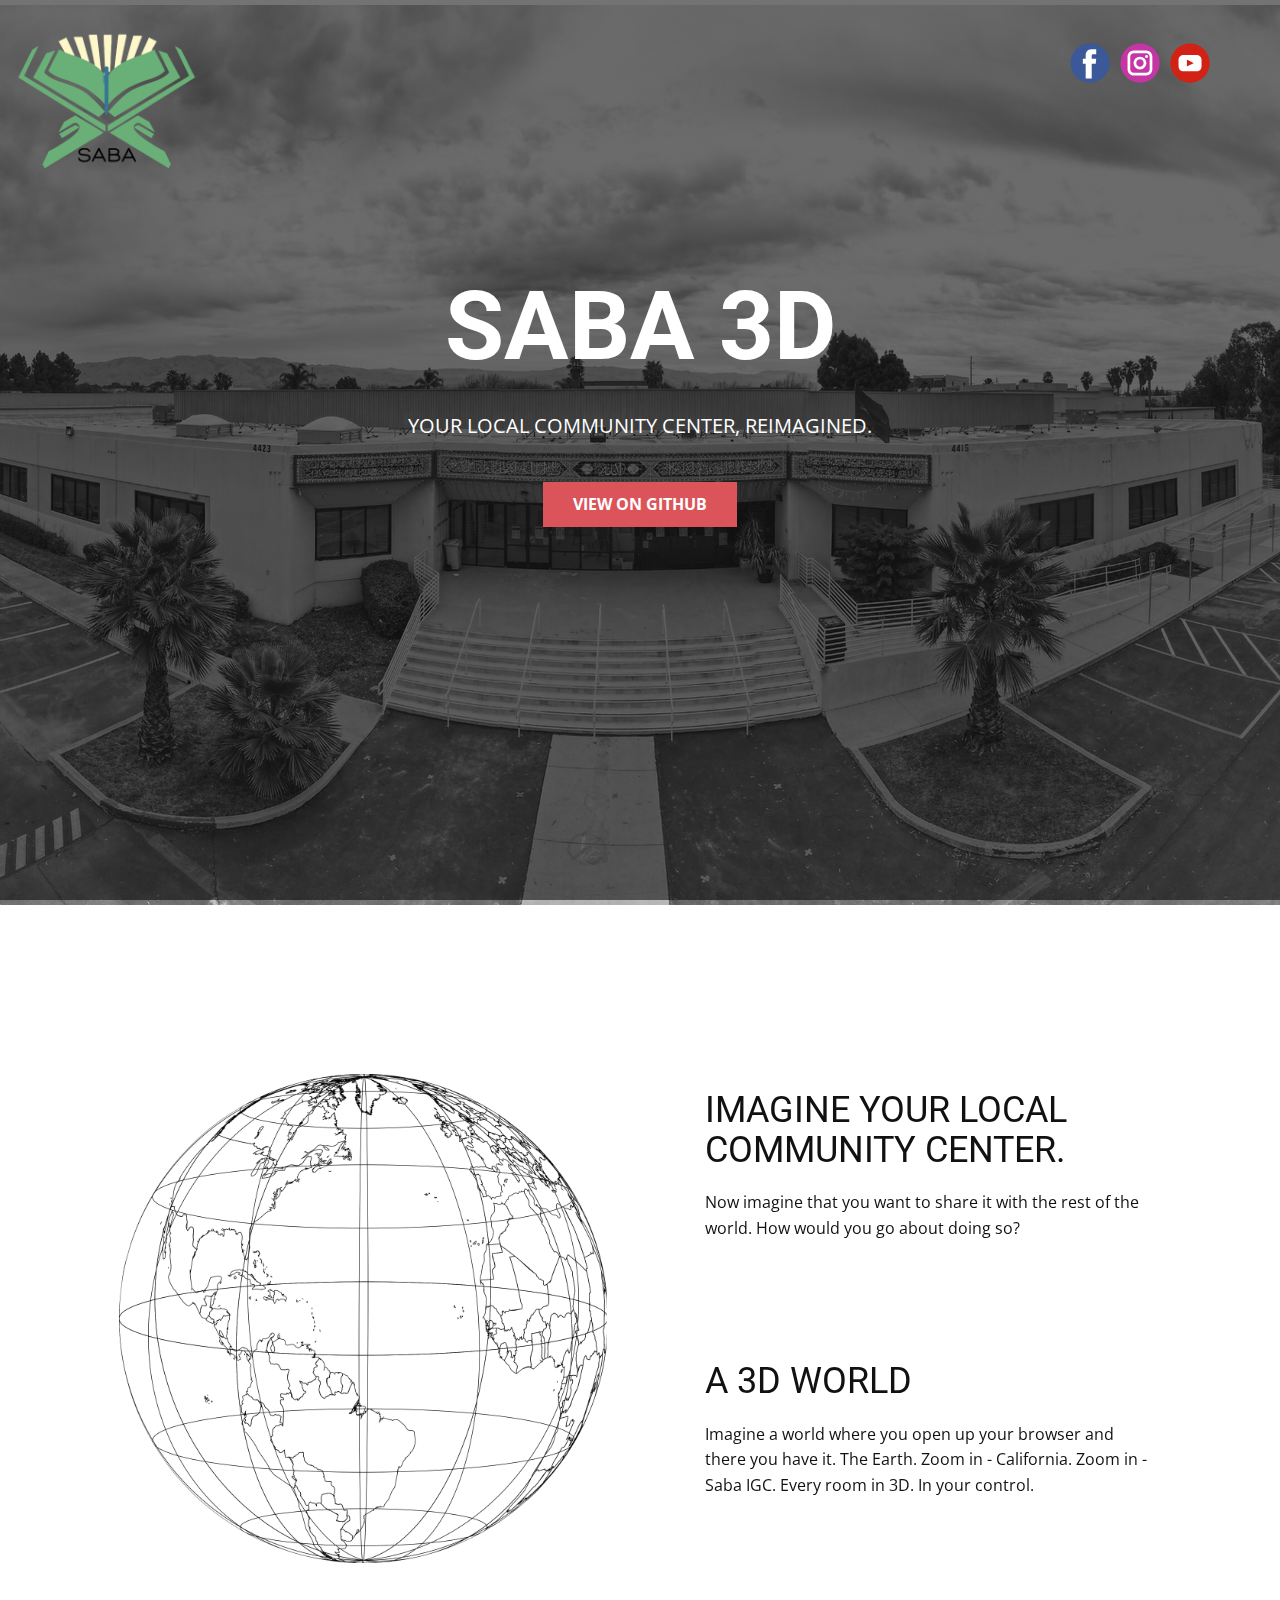
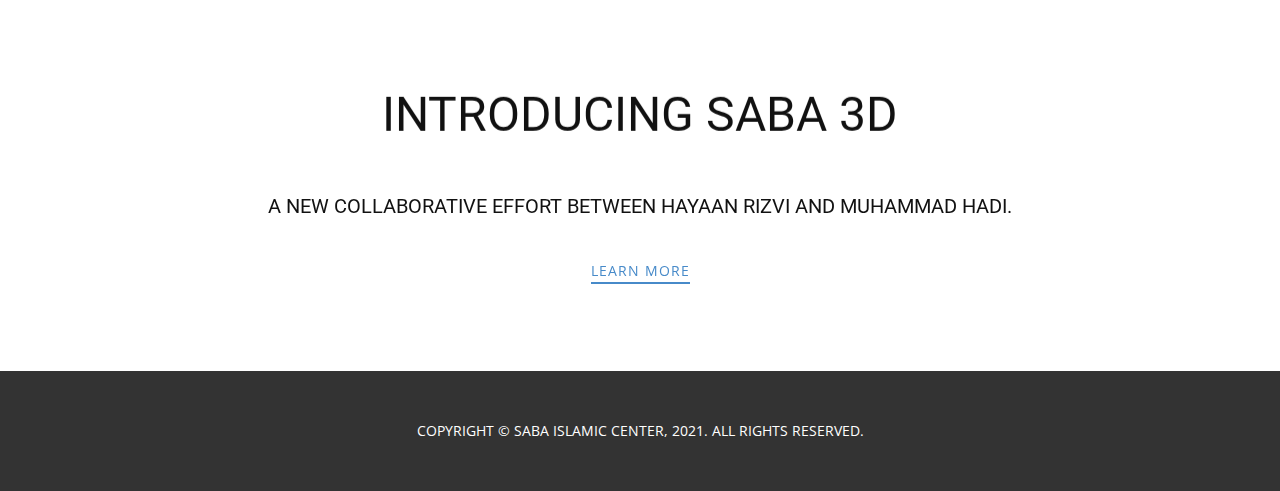
<file: index.html>
<!DOCTYPE html>
<html style="font-size: 16px;" lang="en-US">

  <head>
    <meta name="viewport" content="width=device-width, initial-scale=1.0">
    <meta charset="utf-8">
    <meta name="keywords" content="SABA 3D">
    <meta name="description" content="Imagine a world where you open up your browser and there you have it. The Earth. Zoom in - California. Zoom in - Saba IGC. Every room in 3D. In your control.">
    <meta name="page_type" content="np-template-header-footer-from-plug">
    <title>SABA 3D - Saba Islamic Center, reimagined.</title>
    <link rel="stylesheet" href="nicepage.css" media="screen">
    <link rel="stylesheet" href="Home.css" media="screen">
    <script class="u-script" type="text/javascript" src="jquery.js" defer=""></script>
    <script class="u-script" type="text/javascript" src="nicepage.js" defer=""></script>
    <meta name="generator" content="Nicepage 3.21.3, nicepage.com">
    <meta property="og:title" content="SABA 3D">
    <meta property="og:description" content="Saba Islamic Center, reimagined.">
    <meta property="og:image" content="https://sabacenter.info/images/Untitled-design.png">
    <meta property="og:url" content="https://sabacenter.info/saba3d">
    <link rel="icon" href="images/favicon.png">
    <link id="u-theme-google-font" rel="stylesheet" href="https://fonts.googleapis.com/css?family=Roboto:100,100i,300,300i,400,400i,500,500i,700,700i,900,900i|Open+Sans:300,300i,400,400i,600,600i,700,700i,800,800i">

    <script type="application/ld+json">
      {
        "@context": "http://schema.org",
        "@type": "Organization",
        "name": "SABA 3D",
        "logo": "images/favicon.png?rand=3a92",
        "sameAs": ["https://www.facebook.com/SABAyouth/", "https://www.instagram.com/sabaigc/", "https://www.youtube.com/channel/UC3J1fl-utIACafil8MJG7Xw"]
      }
    </script>
    <meta name="theme-color" content="#478ac9">
    <meta property="og:type" content="website">
  </head>

  <body data-home-page="Home.html" data-home-page-title="Home" class="u-body u-overlap u-overlap-contrast u-overlap-transparent">
    <header class="u-align-center-sm u-align-center-xs u-clearfix u-header u-header" id="sec-0b01">
      <div class="u-clearfix u-sheet u-sheet-1">
        <a href="http://saba-igc.org" class="u-image u-logo u-image-1" data-image-width="396" data-image-height="512">
          <img src="images/favicon.png?rand=3a92" class="u-logo-image u-logo-image-1">
        </a>
        <div class="u-social-icons u-spacing-10 u-social-icons-1">
          <a class="u-social-url" title="facebook" target="_blank" href="https://www.facebook.com/SABAyouth/">
            <span class="u-icon u-social-facebook u-social-icon u-icon-1">
              <svg class="u-svg-link" preserveaspectratio="xMidYMin slice" viewbox="0 0 112 112" style="">
                <use xmlns:xlink="http://www.w3.org/1999/xlink" xlink:href="#svg-a25e"></use>
              </svg>
              <svg class="u-svg-content" viewbox="0 0 112 112" x="0" y="0" id="svg-a25e">
                <circle fill="currentColor" cx="56.1" cy="56.1" r="55"></circle>
                <path fill="#FFFFFF" d="M73.5,31.6h-9.1c-1.4,0-3.6,0.8-3.6,3.9v8.5h12.6L72,58.3H60.8v40.8H43.9V58.3h-8V43.9h8v-9.2
            c0-6.7,3.1-17,17-17h12.5v13.9H73.5z"></path>
              </svg>
            </span>
          </a>
          <a class="u-social-url" title="instagram" target="_blank" href="https://www.instagram.com/sabaigc/">
            <span class="u-icon u-social-icon u-social-instagram u-icon-2">
              <svg class="u-svg-link" preserveaspectratio="xMidYMin slice" viewbox="0 0 112 112" style="">
                <use xmlns:xlink="http://www.w3.org/1999/xlink" xlink:href="#svg-428b"></use>
              </svg>
              <svg class="u-svg-content" viewbox="0 0 112 112" x="0" y="0" id="svg-428b">
                <circle fill="currentColor" cx="56.1" cy="56.1" r="55"></circle>
                <path fill="#FFFFFF" d="M55.9,38.2c-9.9,0-17.9,8-17.9,17.9C38,66,46,74,55.9,74c9.9,0,17.9-8,17.9-17.9C73.8,46.2,65.8,38.2,55.9,38.2
            z M55.9,66.4c-5.7,0-10.3-4.6-10.3-10.3c-0.1-5.7,4.6-10.3,10.3-10.3c5.7,0,10.3,4.6,10.3,10.3C66.2,61.8,61.6,66.4,55.9,66.4z"></path>
                <path fill="#FFFFFF" d="M74.3,33.5c-2.3,0-4.2,1.9-4.2,4.2s1.9,4.2,4.2,4.2s4.2-1.9,4.2-4.2S76.6,33.5,74.3,33.5z"></path>
                <path fill="#FFFFFF" d="M73.1,21.3H38.6c-9.7,0-17.5,7.9-17.5,17.5v34.5c0,9.7,7.9,17.6,17.5,17.6h34.5c9.7,0,17.5-7.9,17.5-17.5V38.8
            C90.6,29.1,82.7,21.3,73.1,21.3z M83,73.3c0,5.5-4.5,9.9-9.9,9.9H38.6c-5.5,0-9.9-4.5-9.9-9.9V38.8c0-5.5,4.5-9.9,9.9-9.9h34.5
            c5.5,0,9.9,4.5,9.9,9.9V73.3z"></path>
              </svg>
            </span>
          </a>
          <a class="u-social-url" target="_blank" title="YouTube" href="https://www.youtube.com/channel/UC3J1fl-utIACafil8MJG7Xw">
            <span class="u-icon u-social-icon u-social-youtube u-icon-3">
              <svg class="u-svg-link" preserveaspectratio="xMidYMin slice" viewbox="0 0 112 112" style="">
                <use xmlns:xlink="http://www.w3.org/1999/xlink" xlink:href="#svg-7f4a"></use>
              </svg>
              <svg class="u-svg-content" viewbox="0 0 112 112" x="0" y="0" id="svg-7f4a">
                <circle fill="currentColor" cx="56.1" cy="56.1" r="55"></circle>
                <path fill="#FFFFFF" d="M74.9,33.3H37.3c-7.4,0-13.4,6-13.4,13.4v18.8c0,7.4,6,13.4,13.4,13.4h37.6c7.4,0,13.4-6,13.4-13.4V46.7 C88.3,39.3,82.3,33.3,74.9,33.3L74.9,33.3z M65.9,57l-17.6,8.4c-0.5,0.2-1-0.1-1-0.6V47.5c0-0.5,0.6-0.9,1-0.6l17.6,8.9 C66.4,56,66.4,56.8,65.9,57L65.9,57z"></path>
              </svg>
            </span>
          </a>
        </div>
      </div>
    </header>
    <section class="u-align-center u-clearfix u-image u-parallax u-shading u-section-1" src="" data-image-width="1600" data-image-height="900" id="sec-da87">
      <div class="u-clearfix u-sheet u-sheet-1">
        <h1 class="u-text u-text-default u-title u-text-1">SABA 3D</h1>
        <p class="u-large-text u-text u-text-default u-text-variant u-text-2">YOUR LOCAL COMMUNITY CENTER, REIMAGINED.</p>
        <a href="https://github.com/omega1510/saba3D" class="u-btn u-button-style u-palette-2-base u-btn-1" target="_blank">VIEW ON GITHUB</a>
      </div>
    </section>
    <section class="u-clearfix u-section-2" id="sec-75b1">
      <div class="u-clearfix u-sheet u-valign-middle u-sheet-1">
        <div class="u-clearfix u-expanded-width u-gutter-10 u-layout-wrap u-layout-wrap-1">
          <div class="u-gutter-0 u-layout">
            <div class="u-layout-row" style="">
              <div class="u-size-30 u-size-60-md" style="">
                <div class="u-layout-row" style="">
                  <div class="u-align-left u-container-style u-layout-cell u-left-cell u-size-60 u-layout-cell-1" src="">
                    <div class="u-container-layout u-container-layout-1" src="">
                      <img class="u-image u-image-1" src="images/5934028847606aca53cab1d474afc92d38a1866e86728d5f8b800b7d651b8ce3144b32d53d83d61ee6977d86f8f2695adc9c675ec8ee56e7a56e12_1280.png" data-image-width="150" data-image-height="150" data-animation-name="slideIn" data-animation-duration="1000" data-animation-delay="0" data-animation-direction="Left">
                    </div>
                  </div>
                </div>
              </div>
              <div class="u-size-30 u-size-60-md" style="">
                <div class="u-layout-col" style="">
                  <div class="u-align-left u-container-style u-layout-cell u-right-cell u-size-40 u-white u-layout-cell-2">
                    <div class="u-container-layout u-container-layout-2">
                      <h2 class="u-text u-text-default u-text-1" data-animation-name="fadeIn" data-animation-duration="1000" data-animation-delay="0" data-animation-direction="">IMAGINE YOUR LOCAL COMMUNITY CENTER.</h2>
                      <p class="u-text u-text-2" data-animation-name="fadeIn" data-animation-duration="1000" data-animation-delay="0">Now imagine that you want to share it with the rest of the world. How would you go about doing so?</p>
                    </div>
                  </div>
                  <div class="u-align-left u-container-style u-layout-cell u-right-cell u-size-20 u-white u-layout-cell-3">
                    <div class="u-container-layout u-container-layout-3">
                      <h2 class="u-text u-text-default u-text-3" data-animation-name="fadeIn" data-animation-duration="1000" data-animation-delay="0">A 3D WORLD</h2>
                      <p class="u-text u-text-4" data-animation-name="fadeIn" data-animation-duration="1000" data-animation-delay="0">Imagine a world where you open up your browser and there you have it. The Earth. Zoom in - California. Zoom in - Saba IGC. Every room in 3D. In your control.</p>
                    </div>
                  </div>
                </div>
              </div>
            </div>
          </div>
        </div>
      </div>
    </section>
    <section class="u-align-center u-clearfix u-section-3" id="sec-d742">
      <div class="u-clearfix u-sheet u-sheet-1">
        <h1 class="u-text u-text-default u-text-1" data-animation-name="slideIn" data-animation-duration="1000" data-animation-delay="0" data-animation-direction="Down">INTRODUCING SABA 3D</h1>
        <h5 class="u-text u-text-default u-text-2" data-animation-name="fadeIn" data-animation-duration="1000" data-animation-delay="0">A NeW COLLABORATIVE EFFORT BETWEEN HAYAAN RIZVI AND MUHAMMAD HADI.</h5>
        <a href="https://github.com/omega1510/saba3D" class="u-active-none u-border-2 u-border-palette-1-base u-btn u-btn-rectangle u-button-style u-hover-none u-none u-btn-1" data-animation-name="fadeIn" data-animation-duration="1000" data-animation-delay="0">learn more</a>
      </div>
    </section>

    <footer class="u-align-center u-clearfix u-footer u-grey-80 u-footer" id="sec-e8a9">
      <div class="u-clearfix u-sheet u-valign-middle u-sheet-1">
        <p class="u-small-text u-text u-text-variant u-text-1">COPYRIGHT © SABA ISLAMIC CENTER, 2021. ALL RIGHTS RESERVED.</p>
      </div>
    </footer>

  </body>

</html>
</file>
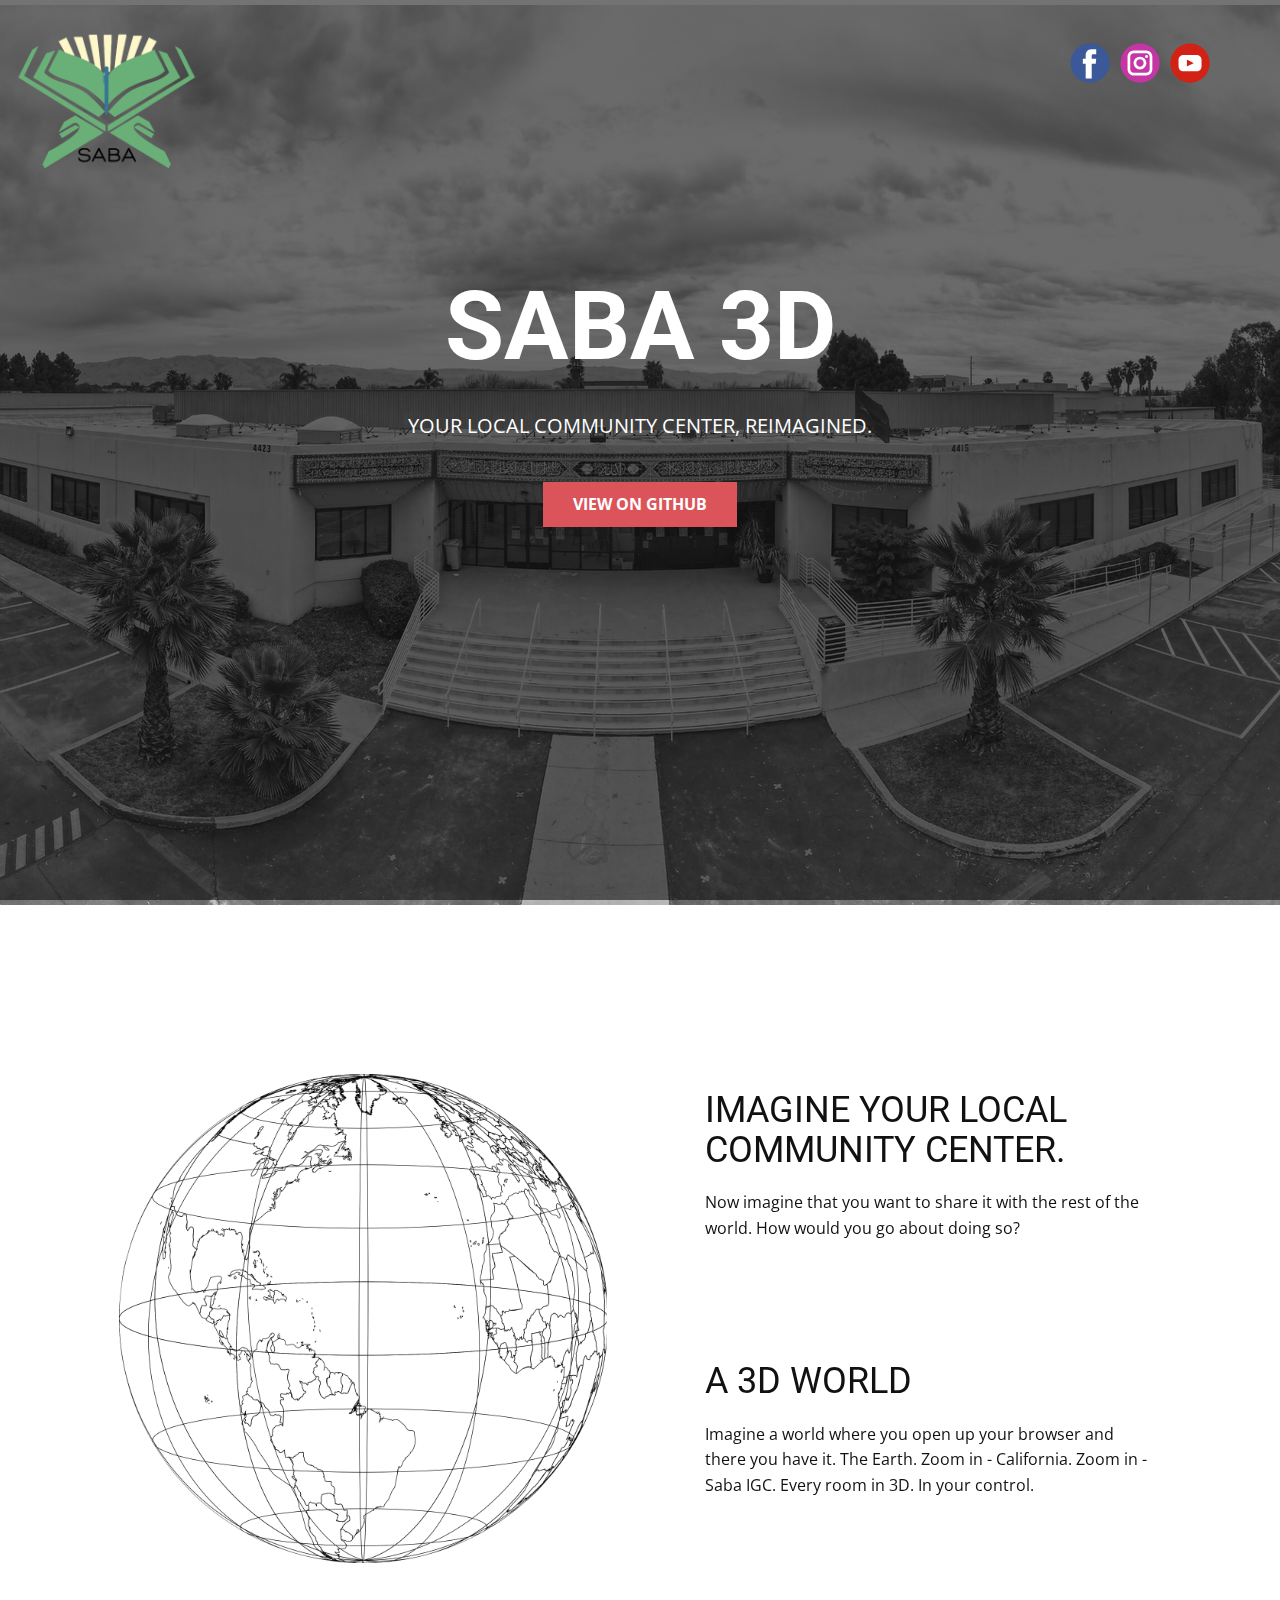
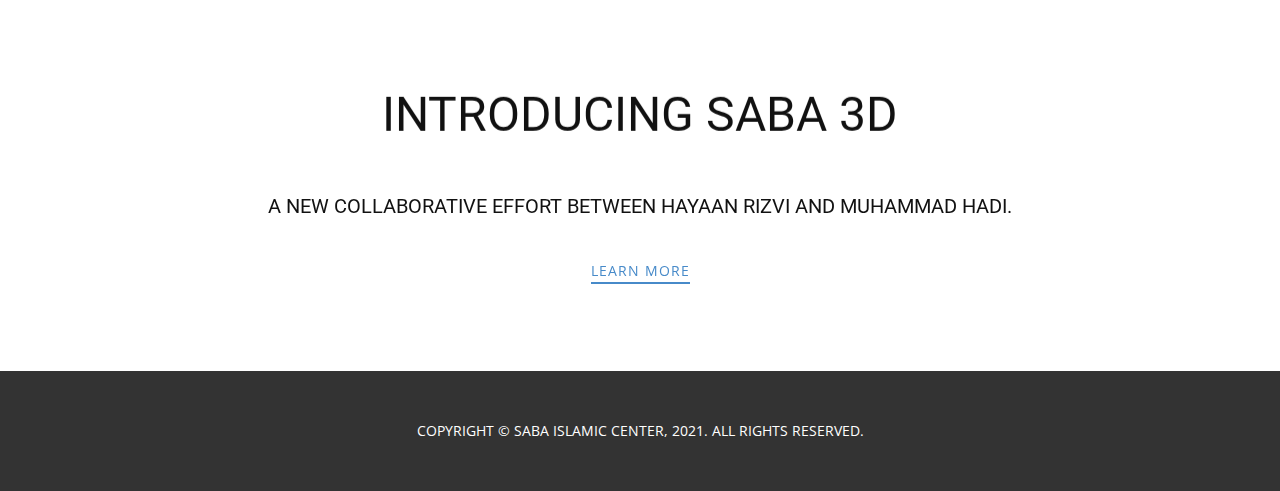
<file: Home.html>
<!DOCTYPE html>
<html style="font-size: 16px;" lang="en-US">

  <head>
    <meta name="viewport" content="width=device-width, initial-scale=1.0">
    <meta charset="utf-8">
    <meta name="keywords" content="SABA 3D">
    <meta name="description" content="Imagine a world where you open up your browser and there you have it. The Earth. Zoom in - California. Zoom in - Saba IGC. Every room in 3D. In your control.">
    <meta name="page_type" content="np-template-header-footer-from-plugin">
    <title>SABA 3D - Saba Islamic Center, reimagined.</title>
    <link rel="stylesheet" href="nicepage.css" media="screen">
    <link rel="stylesheet" href="Home.css" media="screen">
    <script class="u-script" type="text/javascript" src="jquery.js" defer=""></script>
    <script class="u-script" type="text/javascript" src="nicepage.js" defer=""></script>
    <meta name="generator" content="Nicepage 3.21.3, nicepage.com">
    <meta property="og:title" content="SABA 3D">
    <meta property="og:description" content="Saba Islamic Center, reimagined.">
    <meta property="og:image" content="https://sabacenter.info/images/Untitled-design.png">
    <meta property="og:url" content="https://sabacenter.info/saba3d">
    <link rel="icon" href="images/favicon.png">
    <link id="u-theme-google-font" rel="stylesheet" href="https://fonts.googleapis.com/css?family=Roboto:100,100i,300,300i,400,400i,500,500i,700,700i,900,900i|Open+Sans:300,300i,400,400i,600,600i,700,700i,800,800i">

    <script type="application/ld+json">
      {
        "@context": "http://schema.org",
        "@type": "Organization",
        "name": "SABA 3D",
        "logo": "images/favicon.png?rand=3a92",
        "sameAs": ["https://www.facebook.com/SABAyouth/", "https://www.instagram.com/sabaigc/", "https://www.youtube.com/channel/UC3J1fl-utIACafil8MJG7Xw"]
      }
    </script>
    <meta name="theme-color" content="#478ac9">
    <meta property="og:type" content="website">
  </head>

  <body class="u-body u-overlap u-overlap-contrast u-overlap-transparent">
    <header class="u-align-center-sm u-align-center-xs u-clearfix u-header u-header" id="sec-0b01">
      <div class="u-clearfix u-sheet u-sheet-1">
        <a href="http://saba-igc.org" class="u-image u-logo u-image-1" data-image-width="396" data-image-height="512">
          <img src="images/favicon.png?rand=3a92" class="u-logo-image u-logo-image-1">
        </a>
        <div class="u-social-icons u-spacing-10 u-social-icons-1">
          <a class="u-social-url" title="facebook" target="_blank" href="https://www.facebook.com/SABAyouth/">
            <span class="u-icon u-social-facebook u-social-icon u-icon-1">
              <svg class="u-svg-link" preserveaspectratio="xMidYMin slice" viewbox="0 0 112 112" style="">
                <use xmlns:xlink="http://www.w3.org/1999/xlink" xlink:href="#svg-a25e"></use>
              </svg>
              <svg class="u-svg-content" viewbox="0 0 112 112" x="0" y="0" id="svg-a25e">
                <circle fill="currentColor" cx="56.1" cy="56.1" r="55"></circle>
                <path fill="#FFFFFF" d="M73.5,31.6h-9.1c-1.4,0-3.6,0.8-3.6,3.9v8.5h12.6L72,58.3H60.8v40.8H43.9V58.3h-8V43.9h8v-9.2
            c0-6.7,3.1-17,17-17h12.5v13.9H73.5z"></path>
              </svg>
            </span>
          </a>
          <a class="u-social-url" title="instagram" target="_blank" href="https://www.instagram.com/sabaigc/">
            <span class="u-icon u-social-icon u-social-instagram u-icon-2">
              <svg class="u-svg-link" preserveaspectratio="xMidYMin slice" viewbox="0 0 112 112" style="">
                <use xmlns:xlink="http://www.w3.org/1999/xlink" xlink:href="#svg-428b"></use>
              </svg>
              <svg class="u-svg-content" viewbox="0 0 112 112" x="0" y="0" id="svg-428b">
                <circle fill="currentColor" cx="56.1" cy="56.1" r="55"></circle>
                <path fill="#FFFFFF" d="M55.9,38.2c-9.9,0-17.9,8-17.9,17.9C38,66,46,74,55.9,74c9.9,0,17.9-8,17.9-17.9C73.8,46.2,65.8,38.2,55.9,38.2
            z M55.9,66.4c-5.7,0-10.3-4.6-10.3-10.3c-0.1-5.7,4.6-10.3,10.3-10.3c5.7,0,10.3,4.6,10.3,10.3C66.2,61.8,61.6,66.4,55.9,66.4z"></path>
                <path fill="#FFFFFF" d="M74.3,33.5c-2.3,0-4.2,1.9-4.2,4.2s1.9,4.2,4.2,4.2s4.2-1.9,4.2-4.2S76.6,33.5,74.3,33.5z"></path>
                <path fill="#FFFFFF" d="M73.1,21.3H38.6c-9.7,0-17.5,7.9-17.5,17.5v34.5c0,9.7,7.9,17.6,17.5,17.6h34.5c9.7,0,17.5-7.9,17.5-17.5V38.8
            C90.6,29.1,82.7,21.3,73.1,21.3z M83,73.3c0,5.5-4.5,9.9-9.9,9.9H38.6c-5.5,0-9.9-4.5-9.9-9.9V38.8c0-5.5,4.5-9.9,9.9-9.9h34.5
            c5.5,0,9.9,4.5,9.9,9.9V73.3z"></path>
              </svg>
            </span>
          </a>
          <a class="u-social-url" target="_blank" title="YouTube" href="https://www.youtube.com/channel/UC3J1fl-utIACafil8MJG7Xw">
            <span class="u-icon u-social-icon u-social-youtube u-icon-3">
              <svg class="u-svg-link" preserveaspectratio="xMidYMin slice" viewbox="0 0 112 112" style="">
                <use xmlns:xlink="http://www.w3.org/1999/xlink" xlink:href="#svg-7f4a"></use>
              </svg>
              <svg class="u-svg-content" viewbox="0 0 112 112" x="0" y="0" id="svg-7f4a">
                <circle fill="currentColor" cx="56.1" cy="56.1" r="55"></circle>
                <path fill="#FFFFFF" d="M74.9,33.3H37.3c-7.4,0-13.4,6-13.4,13.4v18.8c0,7.4,6,13.4,13.4,13.4h37.6c7.4,0,13.4-6,13.4-13.4V46.7 C88.3,39.3,82.3,33.3,74.9,33.3L74.9,33.3z M65.9,57l-17.6,8.4c-0.5,0.2-1-0.1-1-0.6V47.5c0-0.5,0.6-0.9,1-0.6l17.6,8.9 C66.4,56,66.4,56.8,65.9,57L65.9,57z"></path>
              </svg>
            </span>
          </a>
        </div>
      </div>
    </header>
    <section class="u-align-center u-clearfix u-image u-parallax u-shading u-section-1" src="" data-image-width="1600" data-image-height="900" id="sec-da87">
      <div class="u-clearfix u-sheet u-sheet-1">
        <h1 class="u-text u-text-default u-title u-text-1">SABA 3D</h1>
        <p class="u-large-text u-text u-text-default u-text-variant u-text-2">YOUR LOCAL COMMUNITY CENTER, REIMAGINED.</p>
        <a href="https://github.com/omega1510/saba3D" class="u-btn u-button-style u-palette-2-base u-btn-1" target="_blank">VIEW ON GITHUB</a>
      </div>
    </section>
    <section class="u-clearfix u-section-2" id="sec-75b1">
      <div class="u-clearfix u-sheet u-valign-middle u-sheet-1">
        <div class="u-clearfix u-expanded-width u-gutter-10 u-layout-wrap u-layout-wrap-1">
          <div class="u-gutter-0 u-layout">
            <div class="u-layout-row" style="">
              <div class="u-size-30 u-size-60-md" style="">
                <div class="u-layout-row" style="">
                  <div class="u-align-left u-container-style u-layout-cell u-left-cell u-size-60 u-layout-cell-1" src="">
                    <div class="u-container-layout u-container-layout-1" src="">
                      <img class="u-image u-image-1" src="images/5934028847606aca53cab1d474afc92d38a1866e86728d5f8b800b7d651b8ce3144b32d53d83d61ee6977d86f8f2695adc9c675ec8ee56e7a56e12_1280.png" data-image-width="150" data-image-height="150" data-animation-name="slideIn" data-animation-duration="1000" data-animation-delay="0" data-animation-direction="Left">
                    </div>
                  </div>
                </div>
              </div>
              <div class="u-size-30 u-size-60-md" style="">
                <div class="u-layout-col" style="">
                  <div class="u-align-left u-container-style u-layout-cell u-right-cell u-size-40 u-white u-layout-cell-2">
                    <div class="u-container-layout u-container-layout-2">
                      <h2 class="u-text u-text-default u-text-1" data-animation-name="fadeIn" data-animation-duration="1000" data-animation-delay="0" data-animation-direction="">IMAGINE YOUR LOCAL COMMUNITY CENTER.</h2>
                      <p class="u-text u-text-2" data-animation-name="fadeIn" data-animation-duration="1000" data-animation-delay="0">Now imagine that you want to share it with the rest of the world. How would you go about doing so?</p>
                    </div>
                  </div>
                  <div class="u-align-left u-container-style u-layout-cell u-right-cell u-size-20 u-white u-layout-cell-3">
                    <div class="u-container-layout u-container-layout-3">
                      <h2 class="u-text u-text-default u-text-3" data-animation-name="fadeIn" data-animation-duration="1000" data-animation-delay="0">A 3D WORLD</h2>
                      <p class="u-text u-text-4" data-animation-name="fadeIn" data-animation-duration="1000" data-animation-delay="0">Imagine a world where you open up your browser and there you have it. The Earth. Zoom in - California. Zoom in - Saba IGC. Every room in 3D. In your control.</p>
                    </div>
                  </div>
                </div>
              </div>
            </div>
          </div>
        </div>
      </div>
    </section>
    <section class="u-align-center u-clearfix u-section-3" id="sec-d742">
      <div class="u-clearfix u-sheet u-sheet-1">
        <h1 class="u-text u-text-default u-text-1" data-animation-name="slideIn" data-animation-duration="1000" data-animation-delay="0" data-animation-direction="Down">INTRODUCING SABA 3D</h1>
        <h5 class="u-text u-text-default u-text-2" data-animation-name="fadeIn" data-animation-duration="1000" data-animation-delay="0">A NeW COLLABORATIVE EFFORT BETWEEN HAYAAN RIZVI AND MUHAMMAD HADI.</h5>
        <a href="https://github.com/omega1510/saba3D" class="u-active-none u-border-2 u-border-palette-1-base u-btn u-btn-rectangle u-button-style u-hover-none u-none u-btn-1" data-animation-name="fadeIn" data-animation-duration="1000" data-animation-delay="0">learn more</a>
      </div>
    </section>

    <footer class="u-align-center u-clearfix u-footer u-grey-80 u-footer" id="sec-e8a9">
      <div class="u-clearfix u-sheet u-valign-middle u-sheet-1">
        <p class="u-small-text u-text u-text-variant u-text-1">COPYRIGHT © SABA ISLAMIC CENTER, 2021. ALL RIGHTS RESERVED.
        </p>
      </div>
    </footer>

  </body>

</html>
</file>
